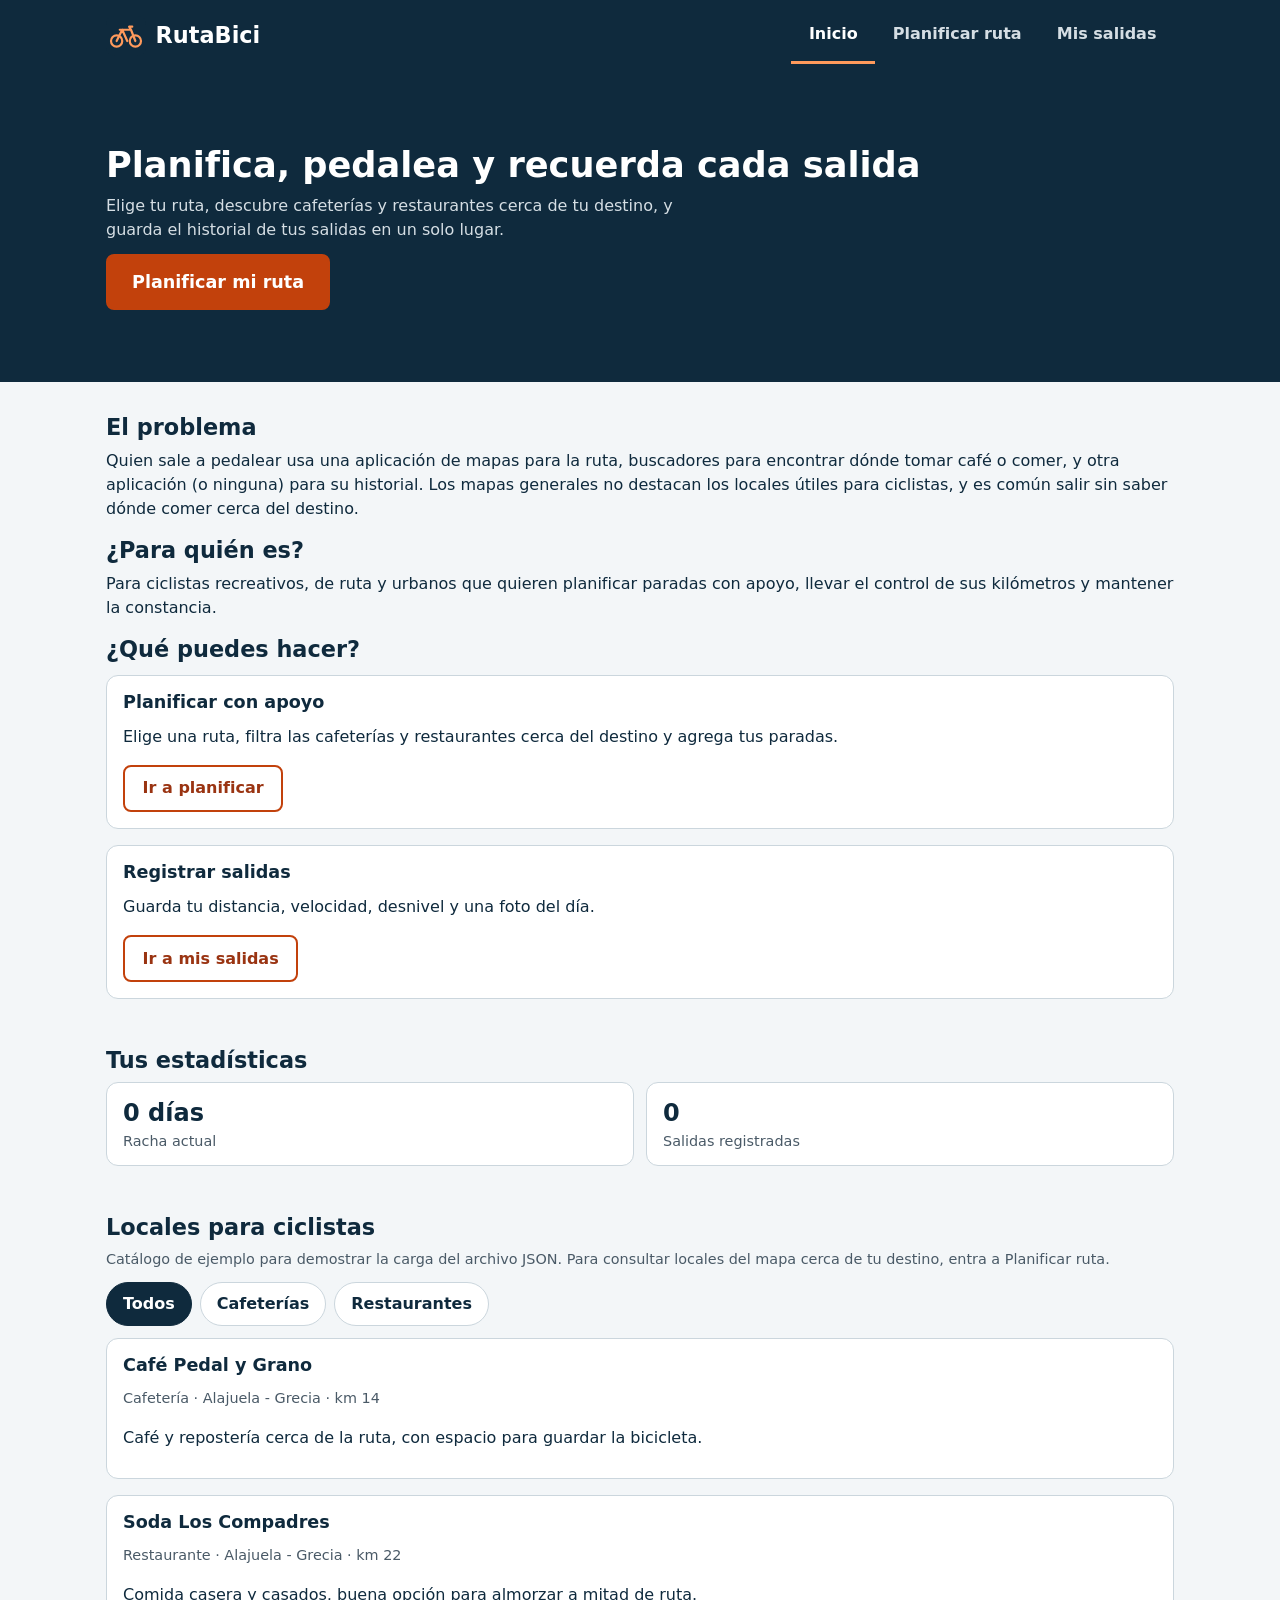
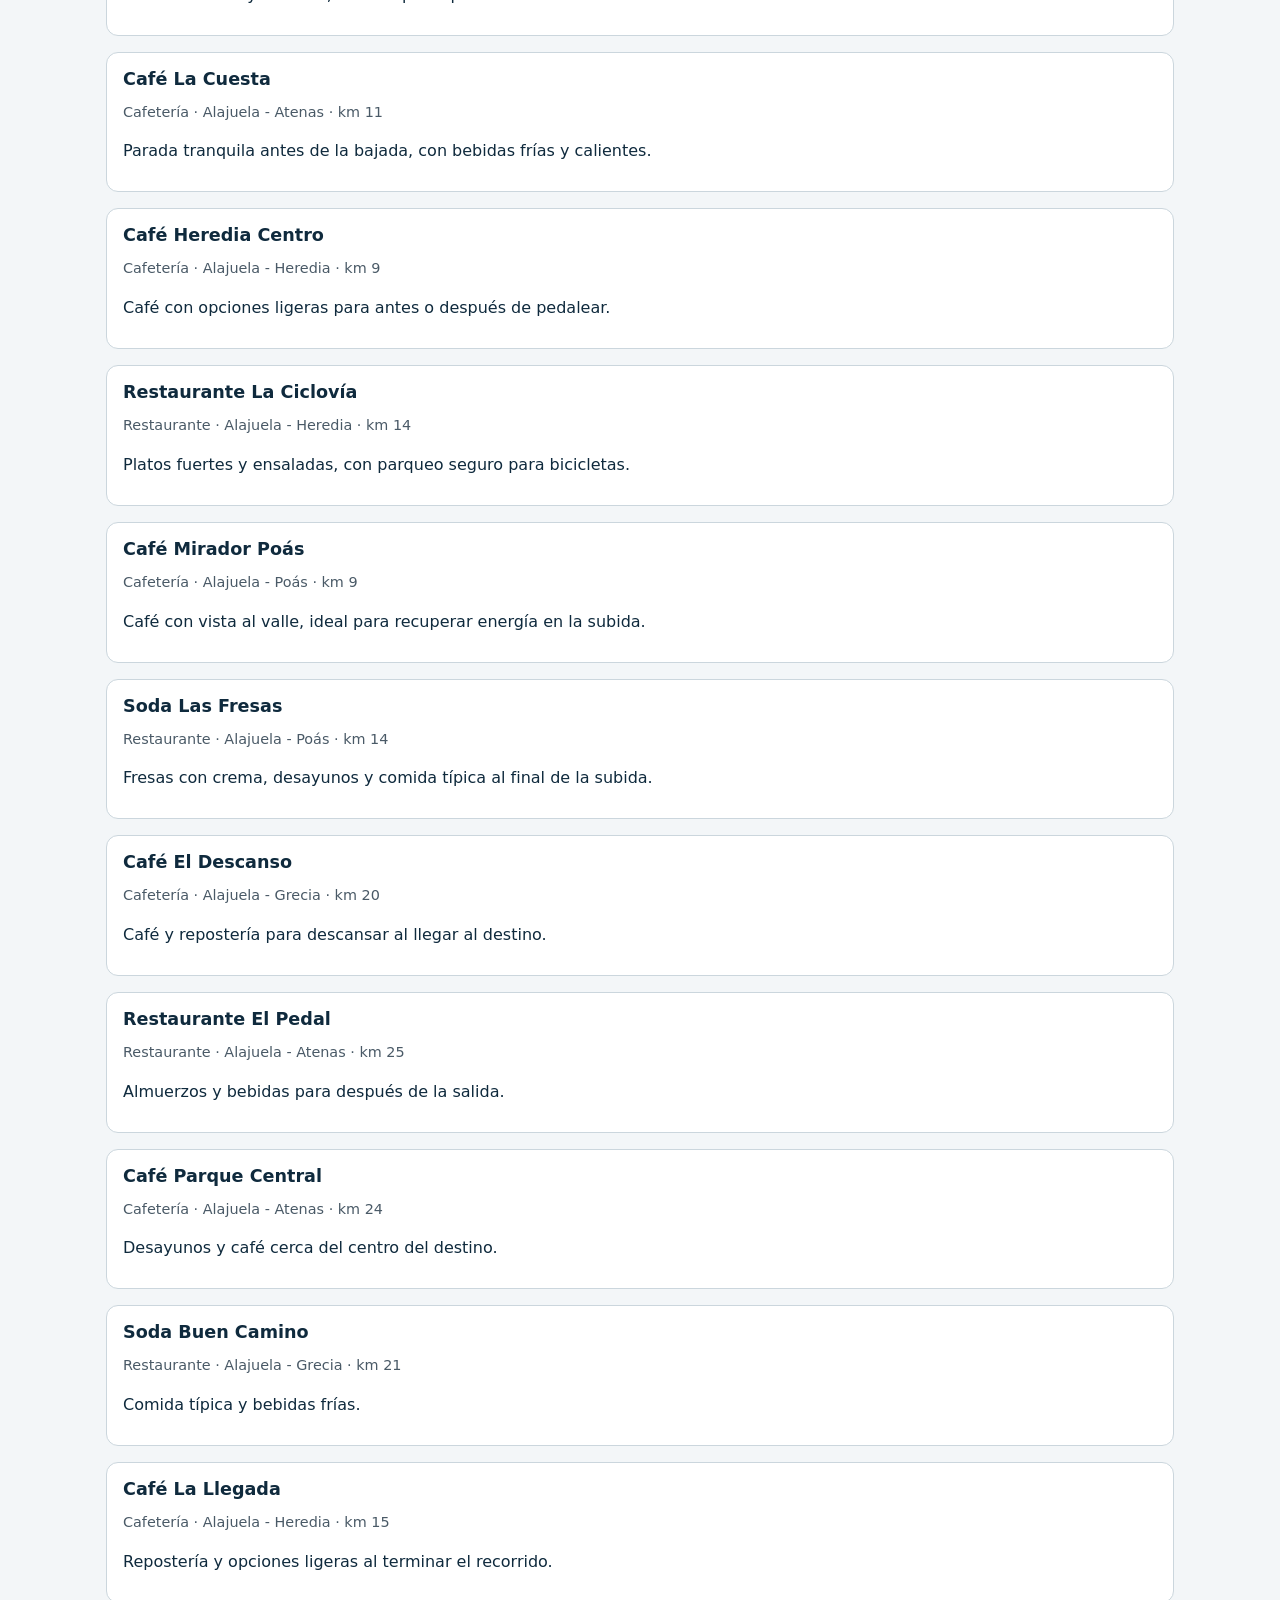
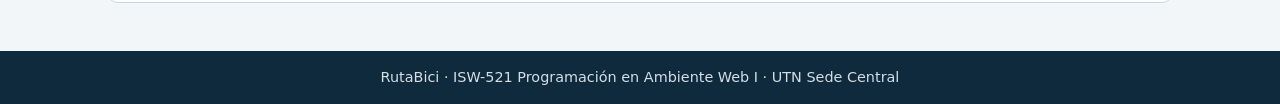
<file: index.html>
<!DOCTYPE html>
<html lang="es">
<head>
  <meta charset="UTF-8">
  <meta name="viewport" content="width=device-width, initial-scale=1.0">
  <title>RutaBici - Inicio</title>
  <link rel="stylesheet" href="css/styles.css">
</head>
<body>
  <header class="encabezado">
    <div class="encabezado-interno">
      <a class="marca" href="index.html">
        <img src="img/logo.svg" alt="Logo de RutaBici: una bicicleta" width="40" height="40">
        <span>RutaBici</span>
      </a>
      <button id="btn-menu" class="btn-menu" type="button" aria-label="Abrir o cerrar el menú" aria-expanded="false" aria-controls="menu">&#9776;</button>
      <nav id="menu" class="menu" aria-label="Menú principal">
        <a href="index.html" aria-current="page">Inicio</a>
        <a href="planificar.html">Planificar ruta</a>
        <a href="salidas.html">Mis salidas</a>
      </nav>
    </div>
  </header>

  <main>
    <section class="hero">
      <div class="contenedor">
        <h1>Planifica, pedalea y recuerda cada salida</h1>
        <p>Elige tu ruta, descubre cafeterías y restaurantes cerca de tu destino, y guarda el historial de tus salidas en un solo lugar.</p>
        <a class="boton grande" href="planificar.html">Planificar mi ruta</a>
      </div>
    </section>

    <section class="contenedor" aria-labelledby="t-problema">
      <h2 id="t-problema">El problema</h2>
      <p>Quien sale a pedalear usa una aplicación de mapas para la ruta, buscadores para encontrar dónde tomar café o comer, y otra aplicación (o ninguna) para su historial. Los mapas generales no destacan los locales útiles para ciclistas, y es común salir sin saber dónde comer cerca del destino.</p>
      <h2>¿Para quién es?</h2>
      <p>Para ciclistas recreativos, de ruta y urbanos que quieren planificar paradas con apoyo, llevar el control de sus kilómetros y mantener la constancia.</p>
      <h2>¿Qué puedes hacer?</h2>
      <div class="tarjetas">
        <article class="tarjeta">
          <h3>Planificar con apoyo</h3>
          <p>Elige una ruta, filtra las cafeterías y restaurantes cerca del destino y agrega tus paradas.</p>
          <a class="boton secundario" href="planificar.html">Ir a planificar</a>
        </article>
        <article class="tarjeta">
          <h3>Registrar salidas</h3>
          <p>Guarda tu distancia, velocidad, desnivel y una foto del día.</p>
          <a class="boton secundario" href="salidas.html">Ir a mis salidas</a>
        </article>
      </div>
    </section>

    <section class="contenedor" aria-labelledby="t-stats">
      <h2 id="t-stats">Tus estadísticas</h2>
      <div class="estadisticas">
        <div class="estadistica"><strong id="est-racha">0 días</strong><span>Racha actual</span></div>
        <div class="estadistica"><strong id="est-total">0</strong><span>Salidas registradas</span></div>
      </div>
    </section>

    <section class="contenedor" aria-labelledby="t-locales">
      <h2 id="t-locales">Locales para ciclistas</h2>
      <p class="dato">Catálogo de ejemplo para demostrar la carga del archivo JSON. Para consultar locales del mapa cerca de tu destino, entra a Planificar ruta.</p>
      <div class="filtros" role="group" aria-label="Filtrar por tipo de local">
        <button type="button" class="chip activo" aria-pressed="true" data-categoria="Todos">Todos</button>
        <button type="button" class="chip" aria-pressed="false" data-categoria="Cafetería">Cafeterías</button>
        <button type="button" class="chip" aria-pressed="false" data-categoria="Restaurante">Restaurantes</button>
      </div>
      <div id="lista" class="tarjetas"></div>
    </section>
  </main>

  <footer class="pie">
    <p>RutaBici · ISW-521 Programación en Ambiente Web I · UTN Sede Central</p>
  </footer>

  <script src="js/utils.js"></script>
  <script src="js/index.js"></script>
</body>
</html>
</file>
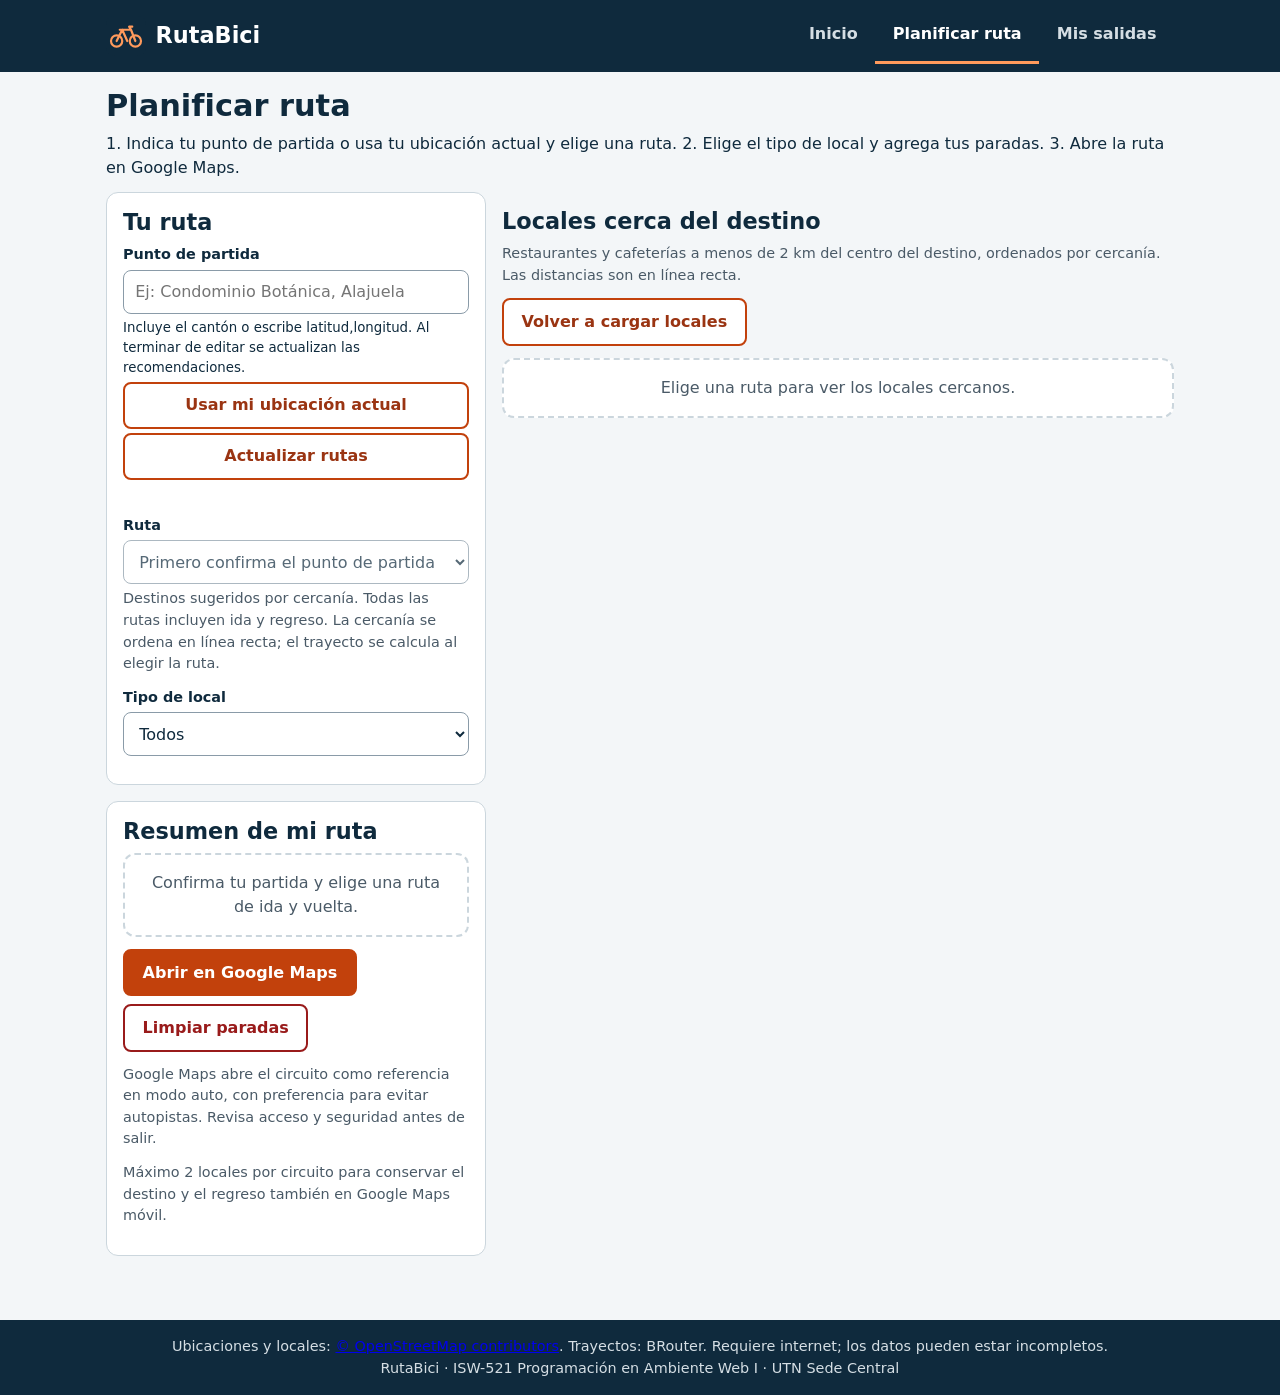
<file: planificar.html>
<!DOCTYPE html>
<html lang="es">
<head>
  <meta charset="UTF-8">
  <meta name="viewport" content="width=device-width, initial-scale=1.0">
  <title>RutaBici - Planificar ruta</title>
  <link rel="stylesheet" href="css/styles.css">
</head>
<body>
  <header class="encabezado">
    <div class="encabezado-interno">
      <a class="marca" href="index.html">
        <img src="img/logo.svg" alt="Logo de RutaBici: una bicicleta" width="40" height="40">
        <span>RutaBici</span>
      </a>
      <button id="btn-menu" class="btn-menu" type="button" aria-label="Abrir o cerrar el menú" aria-expanded="false" aria-controls="menu">&#9776;</button>
      <nav id="menu" class="menu" aria-label="Menú principal">
        <a href="index.html">Inicio</a>
        <a href="planificar.html" aria-current="page">Planificar ruta</a>
        <a href="salidas.html">Mis salidas</a>
      </nav>
    </div>
  </header>

  <main class="contenedor">
    <h1>Planificar ruta</h1>
    <p>1. Indica tu punto de partida o usa tu ubicación actual y elige una ruta. 2. Elige el tipo de local y agrega tus paradas. 3. Abre la ruta en Google Maps.</p>
    <div id="mensaje" class="mensaje" hidden role="status"></div>

    <div class="dos-columnas">
      <div>
        <section class="panel" aria-labelledby="t-ruta">
          <h2 id="t-ruta">Tu ruta</h2>
          <div class="campo">
            <label for="partida">Punto de partida</label>
            <input type="text" id="partida" aria-describedby="ayuda-partida error-partida" placeholder="Ej: Condominio Botánica, Alajuela" maxlength="180">
            <small id="ayuda-partida">Incluye el cantón o escribe latitud,longitud. Al terminar de editar se actualizan las recomendaciones.</small>
            <button type="button" id="btn-ubicacion" class="boton secundario">Usar mi ubicación actual</button>
            <button type="button" id="btn-actualizar" class="boton secundario">Actualizar rutas</button>
            <select id="ubicaciones" aria-label="Confirma el punto de partida" hidden></select>
            <small id="ubicacion-elegida" class="dato" role="status"></small>
            <small id="error-partida" class="error"></small>
          </div>
          <div class="campo">
            <label for="ruta">Ruta</label>
            <select id="ruta" disabled><option value="">Primero indica el punto de partida</option></select>
            <small class="dato">Destinos sugeridos por cercanía. Todas las rutas incluyen ida y regreso. La cercanía se ordena en línea recta; el trayecto se calcula al elegir la ruta.</small>
          </div>
          <div class="campo">
            <label for="tipo">Tipo de local</label>
            <select id="tipo">
              <option value="Todos">Todos</option>
              <option value="Cafetería">Cafetería</option>
              <option value="Restaurante">Restaurante</option>
            </select>
          </div>
        </section>

        <section class="panel" aria-labelledby="t-resumen">
          <h2 id="t-resumen">Resumen de mi ruta</h2>
          <div id="resumen"></div>
          <div class="acciones">
            <button type="button" id="btn-mapa" class="boton" disabled>Abrir en Google Maps</button>
            <button type="button" id="btn-limpiar" class="boton peligro">Limpiar paradas</button>
          </div>
          <p class="dato">Google Maps abre el circuito como referencia en modo auto, con preferencia para evitar autopistas. Revisa acceso y seguridad antes de salir.</p>
          <p class="dato">Máximo 2 locales por circuito para conservar el destino y el regreso también en Google Maps móvil.</p>
        </section>
      </div>

      <section aria-labelledby="t-locales">
        <h2 id="t-locales">Locales cerca del destino</h2>
        <p class="dato">Restaurantes y cafeterías a menos de 2 km del centro del destino, ordenados por cercanía. Las distancias son en línea recta.</p>
        <p id="contador" class="dato" role="status"></p>
        <button type="button" id="btn-reintentar" class="boton secundario" hidden>Volver a cargar locales</button>
        <div id="lista" class="tarjetas"></div>
      </section>
    </div>
  </main>

  <footer class="pie">
    <p>Ubicaciones y locales: <a href="https://www.openstreetmap.org/copyright" target="_blank" rel="noopener">© OpenStreetMap contributors</a>. Trayectos: BRouter. Requiere internet; los datos pueden estar incompletos.</p>
    <p>RutaBici · ISW-521 Programación en Ambiente Web I · UTN Sede Central</p>
  </footer>

  <script src="js/utils.js"></script>
  <script src="js/planificar.js"></script>
</body>
</html>
</file>
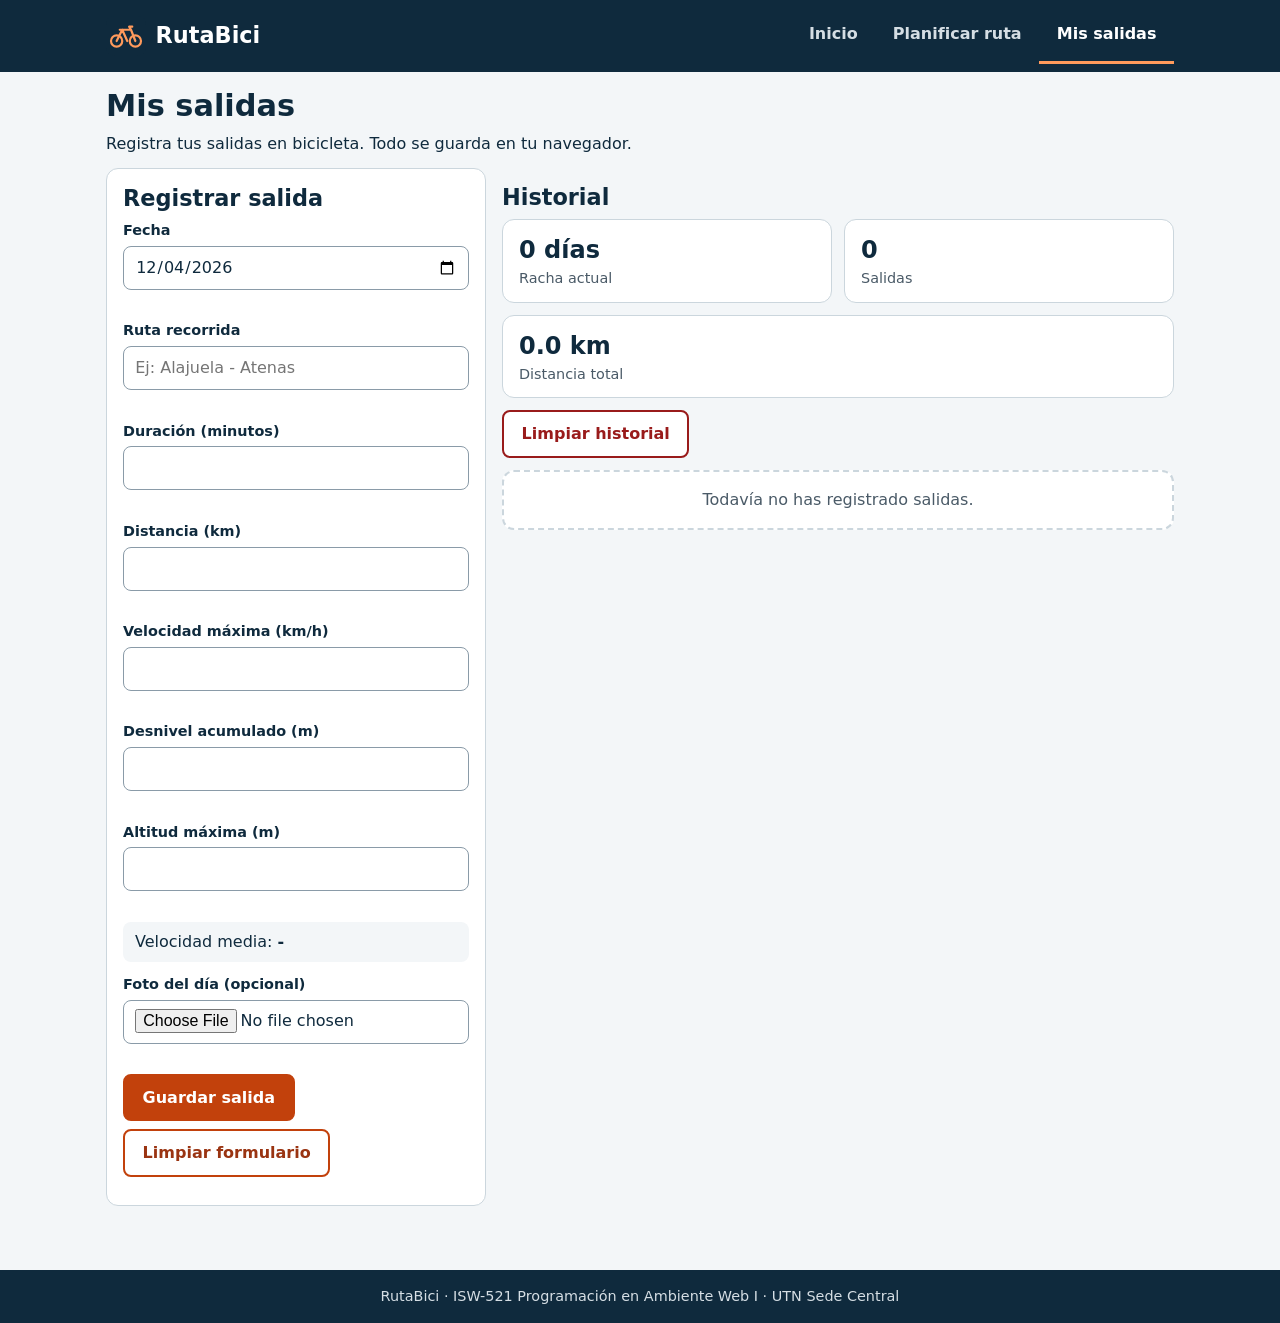
<file: salidas.html>
<!DOCTYPE html>
<html lang="es">
<head>
  <meta charset="UTF-8">
  <meta name="viewport" content="width=device-width, initial-scale=1.0">
  <title>RutaBici - Mis salidas</title>
  <link rel="stylesheet" href="css/styles.css">
</head>
<body>
  <header class="encabezado">
    <div class="encabezado-interno">
      <a class="marca" href="index.html">
        <img src="img/logo.svg" alt="Logo de RutaBici: una bicicleta" width="40" height="40">
        <span>RutaBici</span>
      </a>
      <button id="btn-menu" class="btn-menu" type="button" aria-label="Abrir o cerrar el menú" aria-expanded="false" aria-controls="menu">&#9776;</button>
      <nav id="menu" class="menu" aria-label="Menú principal">
        <a href="index.html">Inicio</a>
        <a href="planificar.html">Planificar ruta</a>
        <a href="salidas.html" aria-current="page">Mis salidas</a>
      </nav>
    </div>
  </header>

  <main class="contenedor">
    <h1>Mis salidas</h1>
    <p>Registra tus salidas en bicicleta. Todo se guarda en tu navegador.</p>
    <div id="mensaje" class="mensaje" hidden role="status"></div>

    <div class="dos-columnas">
      <section class="panel" aria-labelledby="t-form">
        <h2 id="t-form">Registrar salida</h2>
        <form id="form-salida" novalidate>
          <div class="campo">
            <label for="fecha">Fecha</label>
            <input type="date" id="fecha" aria-describedby="error-fecha">
            <small id="error-fecha" class="error"></small>
          </div>
          <div class="campo">
            <label for="ruta">Ruta recorrida</label>
            <input type="text" id="ruta" aria-describedby="error-ruta" placeholder="Ej: Alajuela - Atenas">
            <small id="error-ruta" class="error"></small>
          </div>
          <div class="campo">
            <label for="duracion">Duración (minutos)</label>
            <input type="number" id="duracion" aria-describedby="error-duracion" step="1" inputmode="numeric">
            <small id="error-duracion" class="error"></small>
          </div>
          <div class="campo">
            <label for="distancia">Distancia (km)</label>
            <input type="number" id="distancia" aria-describedby="error-distancia" step="0.1" inputmode="decimal">
            <small id="error-distancia" class="error"></small>
          </div>
          <div class="campo">
            <label for="velMax">Velocidad máxima (km/h)</label>
            <input type="number" id="velMax" aria-describedby="error-velMax" step="0.1" inputmode="decimal">
            <small id="error-velMax" class="error"></small>
          </div>
          <div class="campo">
            <label for="desnivel">Desnivel acumulado (m)</label>
            <input type="number" id="desnivel" aria-describedby="error-desnivel" step="1" inputmode="numeric">
            <small id="error-desnivel" class="error"></small>
          </div>
          <div class="campo">
            <label for="altitud">Altitud máxima (m)</label>
            <input type="number" id="altitud" aria-describedby="error-altitud" step="1" inputmode="numeric">
            <small id="error-altitud" class="error"></small>
          </div>
          <p class="media">Velocidad media: <strong id="vel-media">-</strong></p>
          <div class="campo">
            <label for="foto">Foto del día (opcional)</label>
            <input type="file" id="foto" aria-describedby="error-foto" accept="image/*">
            <small id="error-foto" class="error"></small>
            <img id="vista-foto" class="foto" src="[data-uri]" alt="Vista previa de la foto elegida" hidden>
          </div>
          <div class="acciones">
            <button type="submit" class="boton">Guardar salida</button>
            <button type="button" id="btn-limpiar-form" class="boton secundario">Limpiar formulario</button>
          </div>
        </form>
      </section>

      <section aria-labelledby="t-hist">
        <h2 id="t-hist">Historial</h2>
        <div class="estadisticas tres">
          <div class="estadistica"><strong id="res-racha">0 días</strong><span>Racha actual</span></div>
          <div class="estadistica"><strong id="res-total">0</strong><span>Salidas</span></div>
          <div class="estadistica"><strong id="res-km">0 km</strong><span>Distancia total</span></div>
        </div>
        <div class="acciones">
          <button type="button" id="btn-limpiar-historial" class="boton peligro">Limpiar historial</button>
        </div>
        <div id="historial" class="tarjetas"></div>
      </section>
    </div>
  </main>

  <footer class="pie">
    <p>RutaBici · ISW-521 Programación en Ambiente Web I · UTN Sede Central</p>
  </footer>

  <script src="js/utils.js"></script>
  <script src="js/salidas.js"></script>
</body>
</html>
</file>
<file: css/styles.css>
/* ===== RutaBici - estilos compartidos ===== */
:root {
  --azul: #0F2A3D;
  --naranja: #C2410C;
  --naranja-oscuro: #9A3412;
  --fondo: #F3F6F8;
  --borde: #CBD6DD;
  --suave: #4A5A67;
  --rojo: #991B1B;
  --verde: #14532D;
}

* {
  box-sizing: border-box;
}

body {
  margin: 0;
  font-family: "Segoe UI", system-ui, Arial, sans-serif;
  line-height: 1.5;
  color: var(--azul);
  background: var(--fondo);
}

h1,
h2,
h3 {
  line-height: 1.2;
  margin: 0 0 0.5rem;
}

h1 {
  font-size: 1.9rem;
}

h2 {
  font-size: 1.4rem;
  margin-top: 1rem;
}

h3 {
  font-size: 1.1rem;
}

p {
  margin: 0 0 0.75rem;
}

img {
  max-width: 100%;
}

.contenedor {
  max-width: 1100px;
  margin: 0 auto;
  padding: 1rem;
}

.dato {
  color: var(--suave);
  font-size: 0.9rem;
}

/* ===== Encabezado y menú ===== */
.encabezado {
  background: var(--azul);
  color: white;
  position: sticky;
  top: 0;
  z-index: 10;
}

.encabezado-interno {
  max-width: 1100px;
  margin: 0 auto;
  padding: 0.5rem 1rem;
  display: flex;
  flex-wrap: wrap;
  align-items: center;
  justify-content: space-between;
}

.marca {
  display: flex;
  align-items: center;
  gap: 0.6rem;
  color: white;
  text-decoration: none;
  font-size: 1.4rem;
  font-weight: 700;
}

.btn-menu {
  min-width: 44px;
  min-height: 44px;
  font-size: 1.5rem;
  background: none;
  color: white;
  border: 1px solid white;
  border-radius: 8px;
  cursor: pointer;
}

.menu {
  display: none;
  flex-direction: column;
  width: 100%;
  padding-top: 0.5rem;
}

.menu.abierto {
  display: flex;
}

.menu a {
  color: #D5DEE4;
  text-decoration: none;
  font-weight: 600;
  padding: 0.75rem 0.5rem;
  border-bottom: 3px solid transparent;
}

.menu a:hover {
  color: white;
  background: #1B3B52;
}

.menu a[aria-current="page"] {
  color: white;
  border-bottom-color: #FF9A5C;
}

/* ===== Hero ===== */
.hero {
  background: var(--azul);
  color: white;
  padding: 2rem 0;
}

.hero h1 {
  font-size: 2.2rem;
}

.hero p {
  color: #D5DEE4;
  max-width: 620px;
}

/* ===== Botones ===== */
.boton {
  display: inline-block;
  min-height: 44px;
  padding: 0.6rem 1.1rem;
  font: inherit;
  font-weight: 600;
  text-align: center;
  text-decoration: none;
  color: white;
  background: var(--naranja);
  border: 2px solid var(--naranja);
  border-radius: 8px;
  cursor: pointer;
}

.boton:hover {
  background: var(--naranja-oscuro);
  border-color: var(--naranja-oscuro);
}

.boton.grande {
  font-size: 1.1rem;
  padding: 0.8rem 1.5rem;
}

.boton.secundario {
  background: white;
  color: var(--naranja-oscuro);
}

.boton.secundario:hover {
  background: #FDE7D8;
}

.boton.peligro {
  background: white;
  color: var(--rojo);
  border-color: var(--rojo);
}

.boton.peligro:hover {
  background: #FDE2E2;
}

.chip {
  min-height: 44px;
  padding: 0 1rem;
  font: inherit;
  font-weight: 600;
  color: var(--azul);
  background: white;
  border: 1px solid var(--borde);
  border-radius: 999px;
  cursor: pointer;
}

.chip:hover {
  border-color: var(--azul);
}

.chip.activo {
  background: var(--azul);
  color: white;
  border-color: var(--azul);
}

a:focus-visible,
button:focus-visible,
input:focus-visible,
select:focus-visible {
  outline: 3px solid #2563EB;
  outline-offset: 2px;
}

.filtros,
.acciones {
  display: flex;
  flex-wrap: wrap;
  gap: 0.5rem;
  margin: 0.75rem 0;
}

/* ===== Tarjetas y estadísticas ===== */
.tarjetas {
  display: grid;
  grid-template-columns: 1fr;
  gap: 1rem;
  margin-top: 0.75rem;
}

.tarjeta {
  background: white;
  border: 1px solid var(--borde);
  border-radius: 12px;
  padding: 1rem;
  display: flex;
  flex-direction: column;
  gap: 0.25rem;
}

.tarjeta:hover {
  box-shadow: 0 4px 12px rgba(15, 42, 61, 0.15);
}

.tarjeta.elegida {
  border: 2px solid var(--naranja);
}

.tarjeta .boton {
  align-self: flex-start;
  margin-top: auto;
}

.estadisticas {
  display: grid;
  grid-template-columns: 1fr 1fr;
  gap: 0.75rem;
}

.estadistica {
  display: flex;
  flex-direction: column;
  background: white;
  border: 1px solid var(--borde);
  border-radius: 12px;
  padding: 0.75rem 1rem;
  color: var(--suave);
  font-size: 0.9rem;
}

.estadistica strong {
  font-size: 1.5rem;
  color: var(--azul);
}

.estadisticas.tres .estadistica:last-child {
  grid-column: 1 / -1;
}

/* ===== Mensajes ===== */
.mensaje {
  padding: 0.75rem 1rem;
  border-radius: 8px;
  margin: 0.75rem 0;
  font-weight: 600;
  border-left: 6px solid;
}

.mensaje.exito {
  background: #DDF0E3;
  color: var(--verde);
  border-color: var(--verde);
}

.mensaje.error {
  background: #FDE2E2;
  color: var(--rojo);
  border-color: var(--rojo);
}

.mensaje.advertencia {
  background: #FEF3C7;
  color: #713F12;
  border-color: #CA8A04;
}

.mensaje.info {
  background: #E0E9FB;
  color: #1E3A8A;
  border-color: #1E3A8A;
}

.vacio {
  padding: 1rem;
  background: white;
  border: 2px dashed var(--borde);
  border-radius: 12px;
  color: var(--suave);
  text-align: center;
}

/* ===== Paneles y formularios ===== */
.dos-columnas {
  display: grid;
  grid-template-columns: 1fr;
  gap: 1rem;
}

.panel {
  background: white;
  border: 1px solid var(--borde);
  border-radius: 12px;
  padding: 1rem;
  margin-bottom: 1rem;
}

.panel h2 {
  margin-top: 0;
}

.campo {
  display: flex;
  flex-direction: column;
  gap: 0.25rem;
  margin-bottom: 0.75rem;
}

.campo label {
  font-weight: 600;
  font-size: 0.9rem;
}

input[type="text"],
input[type="search"],
input[type="number"],
input[type="date"],
input[type="file"],
select {
  width: 100%;
  min-height: 44px;
  padding: 0.5rem 0.7rem;
  font: inherit;
  color: var(--azul);
  background: white;
  border: 1px solid #8A9BA8;
  border-radius: 8px;
}

input:hover,
select:hover {
  border-color: var(--azul);
}

input.invalido {
  border: 2px solid var(--rojo);
  background: #FFF6F6;
}

.error {
  color: var(--rojo);
  font-weight: 600;
  min-height: 1.1em;
}

.media {
  background: var(--fondo);
  border-radius: 8px;
  padding: 0.5rem 0.75rem;
}

.foto {
  width: 100%;
  max-height: 200px;
  object-fit: cover;
  border-radius: 8px;
  margin-bottom: 0.5rem;
}

.pie {
  margin-top: 2rem;
  padding: 1rem;
  text-align: center;
  background: var(--azul);
  color: #D5DEE4;
  font-size: 0.9rem;
}

.pie p {
  margin: 0;
}

/* ===== Celular ===== */
@media (max-width: 599px) {
  .tarjetas {
    grid-template-columns: 1fr;
  }

  .estadisticas.tres {
    grid-template-columns: 1fr;
  }

  .estadisticas.tres .estadistica:last-child {
    grid-column: auto;
  }

  .hero h1 {
    font-size: 2rem;
  }
}

/* ===== Escritorio ===== */
@media (min-width: 900px) {
  .btn-menu {
    display: none;
  }

  .menu {
    display: flex;
    flex-direction: row;
    width: auto;
    padding-top: 0;
  }

  .menu a {
    padding: 0.9rem 1.1rem;
  }

  .dos-columnas {
    grid-template-columns: 380px 1fr;
    align-items: start;
  }

  .hero {
    padding: 3.5rem 0;
  }
}
</file>
